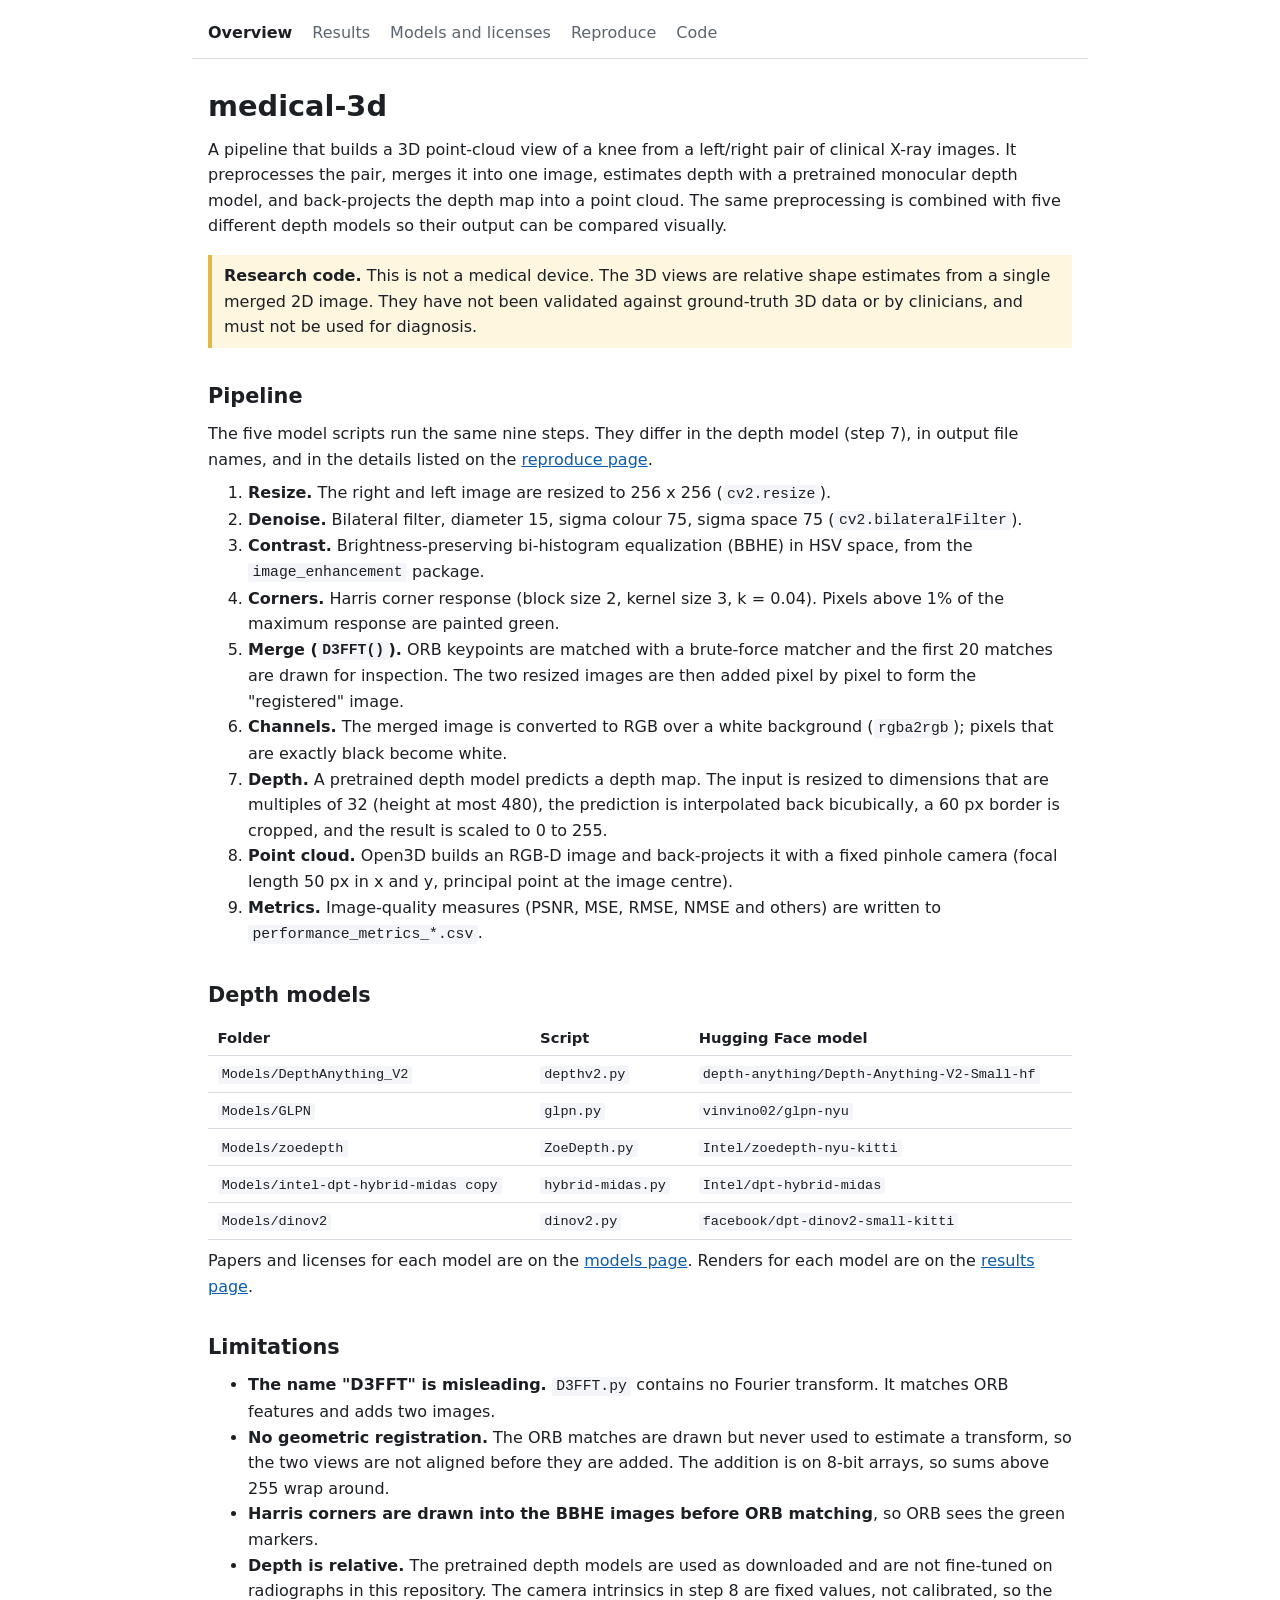
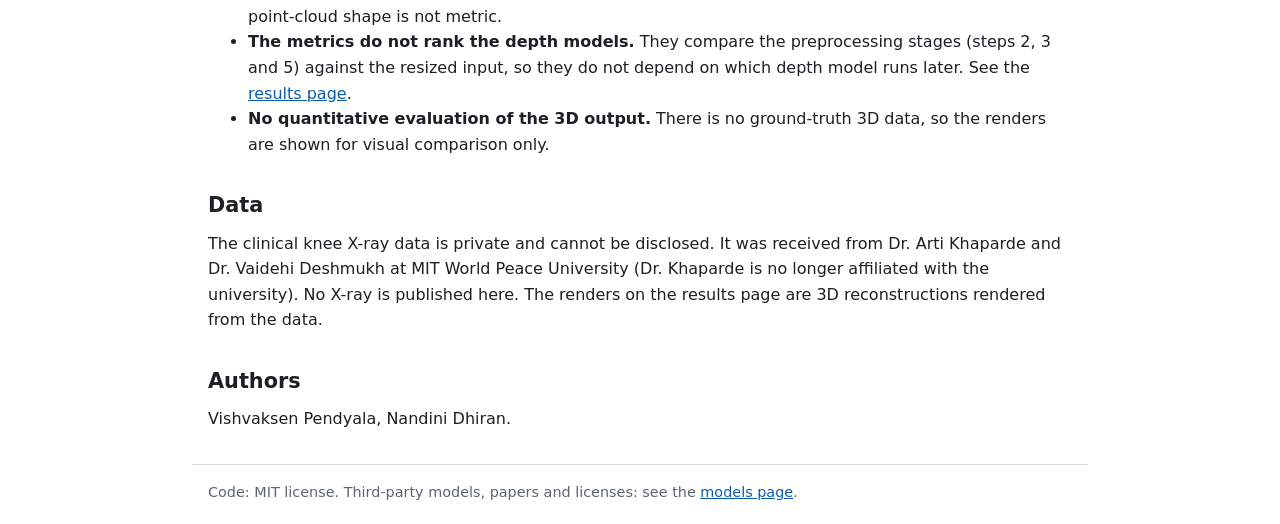
<file: docs/index.html>
<!doctype html>
<html lang="en">
<head>
<meta charset="utf-8">
<meta name="viewport" content="width=device-width, initial-scale=1">
<title>medical-3d</title>
<meta name="description" content="3D point-cloud views of a knee from a left/right X-ray pair using pretrained monocular depth models.">
<link rel="stylesheet" href="assets/style.css">
</head>
<body>
<header>
<nav>
  <a href="index.html" aria-current="page">Overview</a>
  <a href="results.html">Results</a>
  <a href="models.html">Models and licenses</a>
  <a href="reproduce.html">Reproduce</a>
  <a href="https://github.com/Vishvak12/medical-3d">Code</a>
</nav>
</header>
<main>
<h1>medical-3d</h1>
<p>A pipeline that builds a 3D point-cloud view of a knee from a left/right pair of clinical X-ray images. It preprocesses the pair, merges it into one image, estimates depth with a pretrained monocular depth model, and back-projects the depth map into a point cloud. The same preprocessing is combined with five different depth models so their output can be compared visually.</p>

<div class="note">
<strong>Research code.</strong> This is not a medical device. The 3D views are relative shape estimates from a single merged 2D image. They have not been validated against ground-truth 3D data or by clinicians, and must not be used for diagnosis.
</div>

<h2 id="pipeline">Pipeline</h2>
<p>The five model scripts run the same nine steps. They differ in the depth model (step 7), in output file names, and in the details listed on the <a href="reproduce.html#caveats">reproduce page</a>.</p>
<ol>
  <li><strong>Resize.</strong> The right and left image are resized to 256 x 256 (<code>cv2.resize</code>).</li>
  <li><strong>Denoise.</strong> Bilateral filter, diameter 15, sigma colour 75, sigma space 75 (<code>cv2.bilateralFilter</code>).</li>
  <li><strong>Contrast.</strong> Brightness-preserving bi-histogram equalization (BBHE) in HSV space, from the <code>image_enhancement</code> package.</li>
  <li><strong>Corners.</strong> Harris corner response (block size 2, kernel size 3, k = 0.04). Pixels above 1% of the maximum response are painted green.</li>
  <li><strong>Merge (<code>D3FFT()</code>).</strong> ORB keypoints are matched with a brute-force matcher and the first 20 matches are drawn for inspection. The two resized images are then added pixel by pixel to form the "registered" image.</li>
  <li><strong>Channels.</strong> The merged image is converted to RGB over a white background (<code>rgba2rgb</code>); pixels that are exactly black become white.</li>
  <li><strong>Depth.</strong> A pretrained depth model predicts a depth map. The input is resized to dimensions that are multiples of 32 (height at most 480), the prediction is interpolated back bicubically, a 60 px border is cropped, and the result is scaled to 0 to 255.</li>
  <li><strong>Point cloud.</strong> Open3D builds an RGB-D image and back-projects it with a fixed pinhole camera (focal length 50 px in x and y, principal point at the image centre).</li>
  <li><strong>Metrics.</strong> Image-quality measures (PSNR, MSE, RMSE, NMSE and others) are written to <code>performance_metrics_*.csv</code>.</li>
</ol>

<h2 id="models">Depth models</h2>
<div class="scroll">
<table>
<thead><tr><th>Folder</th><th>Script</th><th>Hugging Face model</th></tr></thead>
<tbody>
<tr><td><code>Models/DepthAnything_V2</code></td><td><code>depthv2.py</code></td><td><code>depth-anything/Depth-Anything-V2-Small-hf</code></td></tr>
<tr><td><code>Models/GLPN</code></td><td><code>glpn.py</code></td><td><code>vinvino02/glpn-nyu</code></td></tr>
<tr><td><code>Models/zoedepth</code></td><td><code>ZoeDepth.py</code></td><td><code>Intel/zoedepth-nyu-kitti</code></td></tr>
<tr><td><code>Models/intel-dpt-hybrid-midas copy</code></td><td><code>hybrid-midas.py</code></td><td><code>Intel/dpt-hybrid-midas</code></td></tr>
<tr><td><code>Models/dinov2</code></td><td><code>dinov2.py</code></td><td><code>facebook/dpt-dinov2-small-kitti</code></td></tr>
</tbody>
</table>
</div>
<p>Papers and licenses for each model are on the <a href="models.html">models page</a>. Renders for each model are on the <a href="results.html">results page</a>.</p>

<h2 id="limitations">Limitations</h2>
<ul>
  <li><strong>The name "D3FFT" is misleading.</strong> <code>D3FFT.py</code> contains no Fourier transform. It matches ORB features and adds two images.</li>
  <li><strong>No geometric registration.</strong> The ORB matches are drawn but never used to estimate a transform, so the two views are not aligned before they are added. The addition is on 8-bit arrays, so sums above 255 wrap around.</li>
  <li><strong>Harris corners are drawn into the BBHE images before ORB matching</strong>, so ORB sees the green markers.</li>
  <li><strong>Depth is relative.</strong> The pretrained depth models are used as downloaded and are not fine-tuned on radiographs in this repository. The camera intrinsics in step 8 are fixed values, not calibrated, so the point-cloud shape is not metric.</li>
  <li><strong>The metrics do not rank the depth models.</strong> They compare the preprocessing stages (steps 2, 3 and 5) against the resized input, so they do not depend on which depth model runs later. See the <a href="results.html#metrics">results page</a>.</li>
  <li><strong>No quantitative evaluation of the 3D output.</strong> There is no ground-truth 3D data, so the renders are shown for visual comparison only.</li>
</ul>

<h2 id="data">Data</h2>
<p>The clinical knee X-ray data is private and cannot be disclosed. It was received from Dr. Arti Khaparde and Dr. Vaidehi Deshmukh at MIT World Peace University (Dr. Khaparde is no longer affiliated with the university). No X-ray is published here. The renders on the results page are 3D reconstructions rendered from the data.</p>

<h2 id="authors">Authors</h2>
<p>Vishvaksen Pendyala, Nandini Dhiran.</p>
</main>
<footer>
Code: MIT license. Third-party models, papers and licenses: see the <a href="models.html">models page</a>.
</footer>
</body>
</html>
</file>
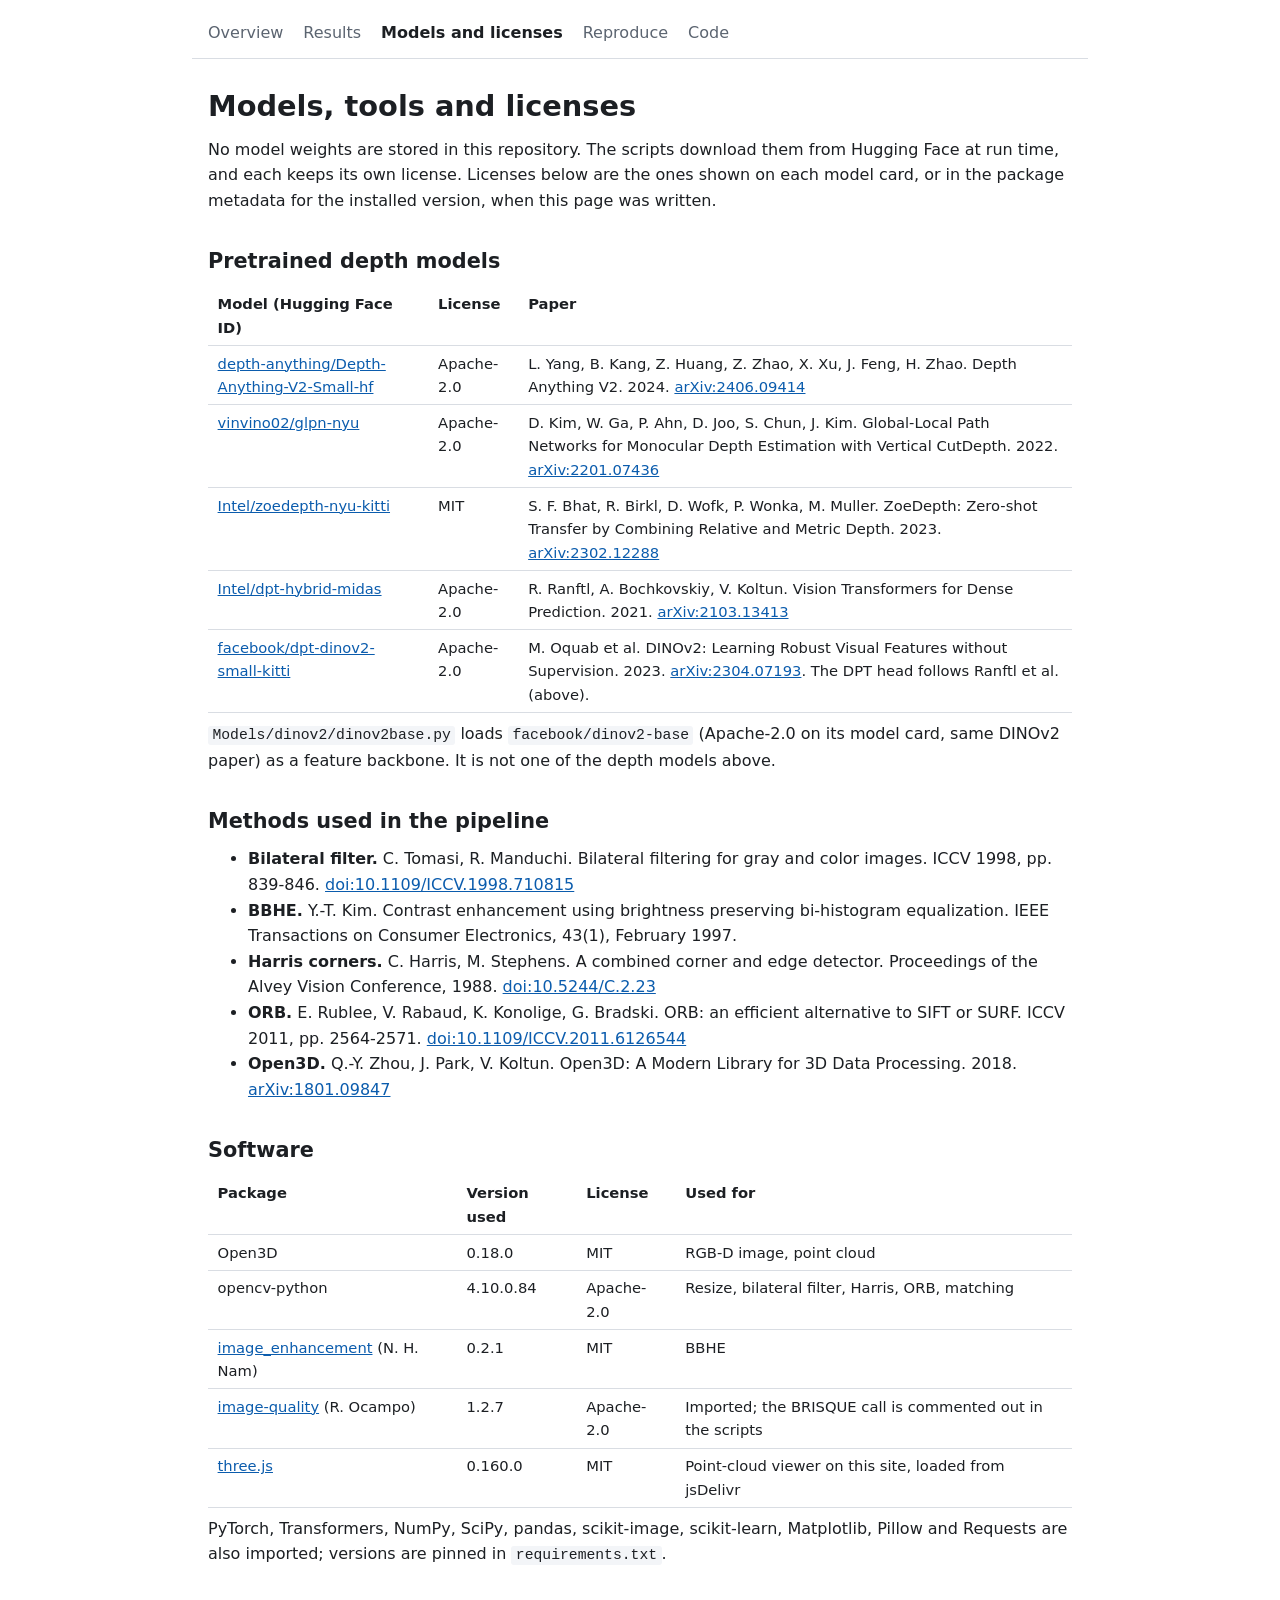
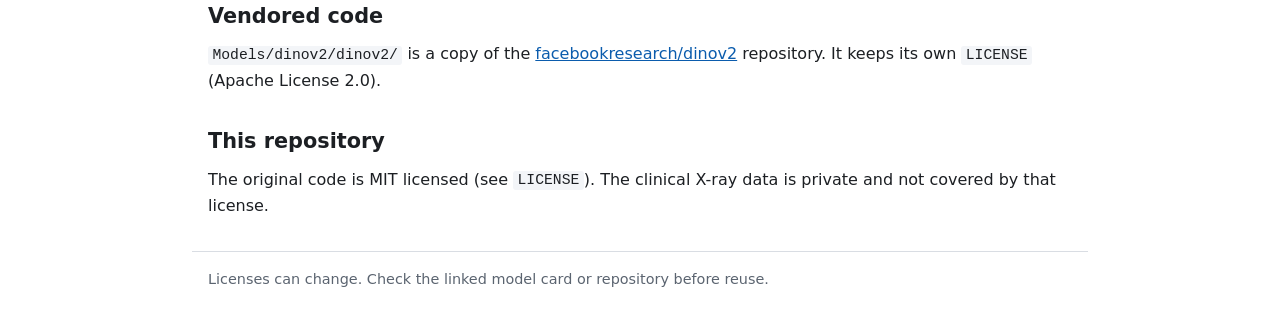
<file: docs/models.html>
<!doctype html>
<html lang="en">
<head>
<meta charset="utf-8">
<meta name="viewport" content="width=device-width, initial-scale=1">
<title>Models and licenses - medical-3d</title>
<meta name="description" content="Pretrained models, papers, tools and licenses used by medical-3d.">
<link rel="stylesheet" href="assets/style.css">
</head>
<body>
<header>
<nav>
  <a href="index.html">Overview</a>
  <a href="results.html">Results</a>
  <a href="models.html" aria-current="page">Models and licenses</a>
  <a href="reproduce.html">Reproduce</a>
  <a href="https://github.com/Vishvak12/medical-3d">Code</a>
</nav>
</header>
<main>
<h1>Models, tools and licenses</h1>
<p>No model weights are stored in this repository. The scripts download them from Hugging Face at run time, and each keeps its own license. Licenses below are the ones shown on each model card, or in the package metadata for the installed version, when this page was written.</p>

<h2 id="depth-models">Pretrained depth models</h2>
<div class="scroll">
<table>
<thead><tr><th>Model (Hugging Face ID)</th><th>License</th><th>Paper</th></tr></thead>
<tbody>
<tr>
  <td><a href="https://huggingface.co/depth-anything/Depth-Anything-V2-Small-hf">depth-anything/Depth-Anything-V2-Small-hf</a></td>
  <td>Apache-2.0</td>
  <td>L. Yang, B. Kang, Z. Huang, Z. Zhao, X. Xu, J. Feng, H. Zhao. Depth Anything V2. 2024. <a href="https://arxiv.org/abs/2406.09414">arXiv:2406.09414</a></td>
</tr>
<tr>
  <td><a href="https://huggingface.co/vinvino02/glpn-nyu">vinvino02/glpn-nyu</a></td>
  <td>Apache-2.0</td>
  <td>D. Kim, W. Ga, P. Ahn, D. Joo, S. Chun, J. Kim. Global-Local Path Networks for Monocular Depth Estimation with Vertical CutDepth. 2022. <a href="https://arxiv.org/abs/2201.07436">arXiv:2201.07436</a></td>
</tr>
<tr>
  <td><a href="https://huggingface.co/Intel/zoedepth-nyu-kitti">Intel/zoedepth-nyu-kitti</a></td>
  <td>MIT</td>
  <td>S. F. Bhat, R. Birkl, D. Wofk, P. Wonka, M. Muller. ZoeDepth: Zero-shot Transfer by Combining Relative and Metric Depth. 2023. <a href="https://arxiv.org/abs/2302.12288">arXiv:2302.12288</a></td>
</tr>
<tr>
  <td><a href="https://huggingface.co/Intel/dpt-hybrid-midas">Intel/dpt-hybrid-midas</a></td>
  <td>Apache-2.0</td>
  <td>R. Ranftl, A. Bochkovskiy, V. Koltun. Vision Transformers for Dense Prediction. 2021. <a href="https://arxiv.org/abs/2103.13413">arXiv:2103.13413</a></td>
</tr>
<tr>
  <td><a href="https://huggingface.co/facebook/dpt-dinov2-small-kitti">facebook/dpt-dinov2-small-kitti</a></td>
  <td>Apache-2.0</td>
  <td>M. Oquab et al. DINOv2: Learning Robust Visual Features without Supervision. 2023. <a href="https://arxiv.org/abs/2304.07193">arXiv:2304.07193</a>. The DPT head follows Ranftl et al. (above).</td>
</tr>
</tbody>
</table>
</div>
<p><code>Models/dinov2/dinov2base.py</code> loads <code>facebook/dinov2-base</code> (Apache-2.0 on its model card, same DINOv2 paper) as a feature backbone. It is not one of the depth models above.</p>

<h2 id="methods">Methods used in the pipeline</h2>
<ul>
  <li><strong>Bilateral filter.</strong> C. Tomasi, R. Manduchi. Bilateral filtering for gray and color images. ICCV 1998, pp. 839-846. <a href="https://doi.org/10.1109/ICCV.1998.710815">doi:10.1109/ICCV.1998.710815</a></li>
  <li><strong>BBHE.</strong> Y.-T. Kim. Contrast enhancement using brightness preserving bi-histogram equalization. IEEE Transactions on Consumer Electronics, 43(1), February 1997.</li>
  <li><strong>Harris corners.</strong> C. Harris, M. Stephens. A combined corner and edge detector. Proceedings of the Alvey Vision Conference, 1988. <a href="https://doi.org/10.5244/C.2.23">doi:10.5244/C.2.23</a></li>
  <li><strong>ORB.</strong> E. Rublee, V. Rabaud, K. Konolige, G. Bradski. ORB: an efficient alternative to SIFT or SURF. ICCV 2011, pp. 2564-2571. <a href="https://doi.org/10.1109/ICCV.2011.6126544">doi:10.1109/ICCV.2011.6126544</a></li>
  <li><strong>Open3D.</strong> Q.-Y. Zhou, J. Park, V. Koltun. Open3D: A Modern Library for 3D Data Processing. 2018. <a href="https://arxiv.org/abs/1801.09847">arXiv:1801.09847</a></li>
</ul>

<h2 id="software">Software</h2>
<div class="scroll">
<table>
<thead><tr><th>Package</th><th>Version used</th><th>License</th><th>Used for</th></tr></thead>
<tbody>
<tr><td>Open3D</td><td>0.18.0</td><td>MIT</td><td>RGB-D image, point cloud</td></tr>
<tr><td>opencv-python</td><td>4.10.0.84</td><td>Apache-2.0</td><td>Resize, bilateral filter, Harris, ORB, matching</td></tr>
<tr><td><a href="https://github.com/Nguyen-Hoang-Nam/image-enhancement">image_enhancement</a> (N. H. Nam)</td><td>0.2.1</td><td>MIT</td><td>BBHE</td></tr>
<tr><td><a href="https://github.com/ocampor/image-quality">image-quality</a> (R. Ocampo)</td><td>1.2.7</td><td>Apache-2.0</td><td>Imported; the BRISQUE call is commented out in the scripts</td></tr>
<tr><td><a href="https://threejs.org/">three.js</a></td><td>0.160.0</td><td>MIT</td><td>Point-cloud viewer on this site, loaded from jsDelivr</td></tr>
</tbody>
</table>
</div>
<p>PyTorch, Transformers, NumPy, SciPy, pandas, scikit-image, scikit-learn, Matplotlib, Pillow and Requests are also imported; versions are pinned in <code>requirements.txt</code>.</p>

<h2 id="vendored">Vendored code</h2>
<p><code>Models/dinov2/dinov2/</code> is a copy of the <a href="https://github.com/facebookresearch/dinov2">facebookresearch/dinov2</a> repository. It keeps its own <code>LICENSE</code> (Apache License 2.0).</p>

<h2 id="this-repo">This repository</h2>
<p>The original code is MIT licensed (see <code>LICENSE</code>). The clinical X-ray data is private and not covered by that license.</p>
</main>
<footer>
Licenses can change. Check the linked model card or repository before reuse.
</footer>
</body>
</html>
</file>
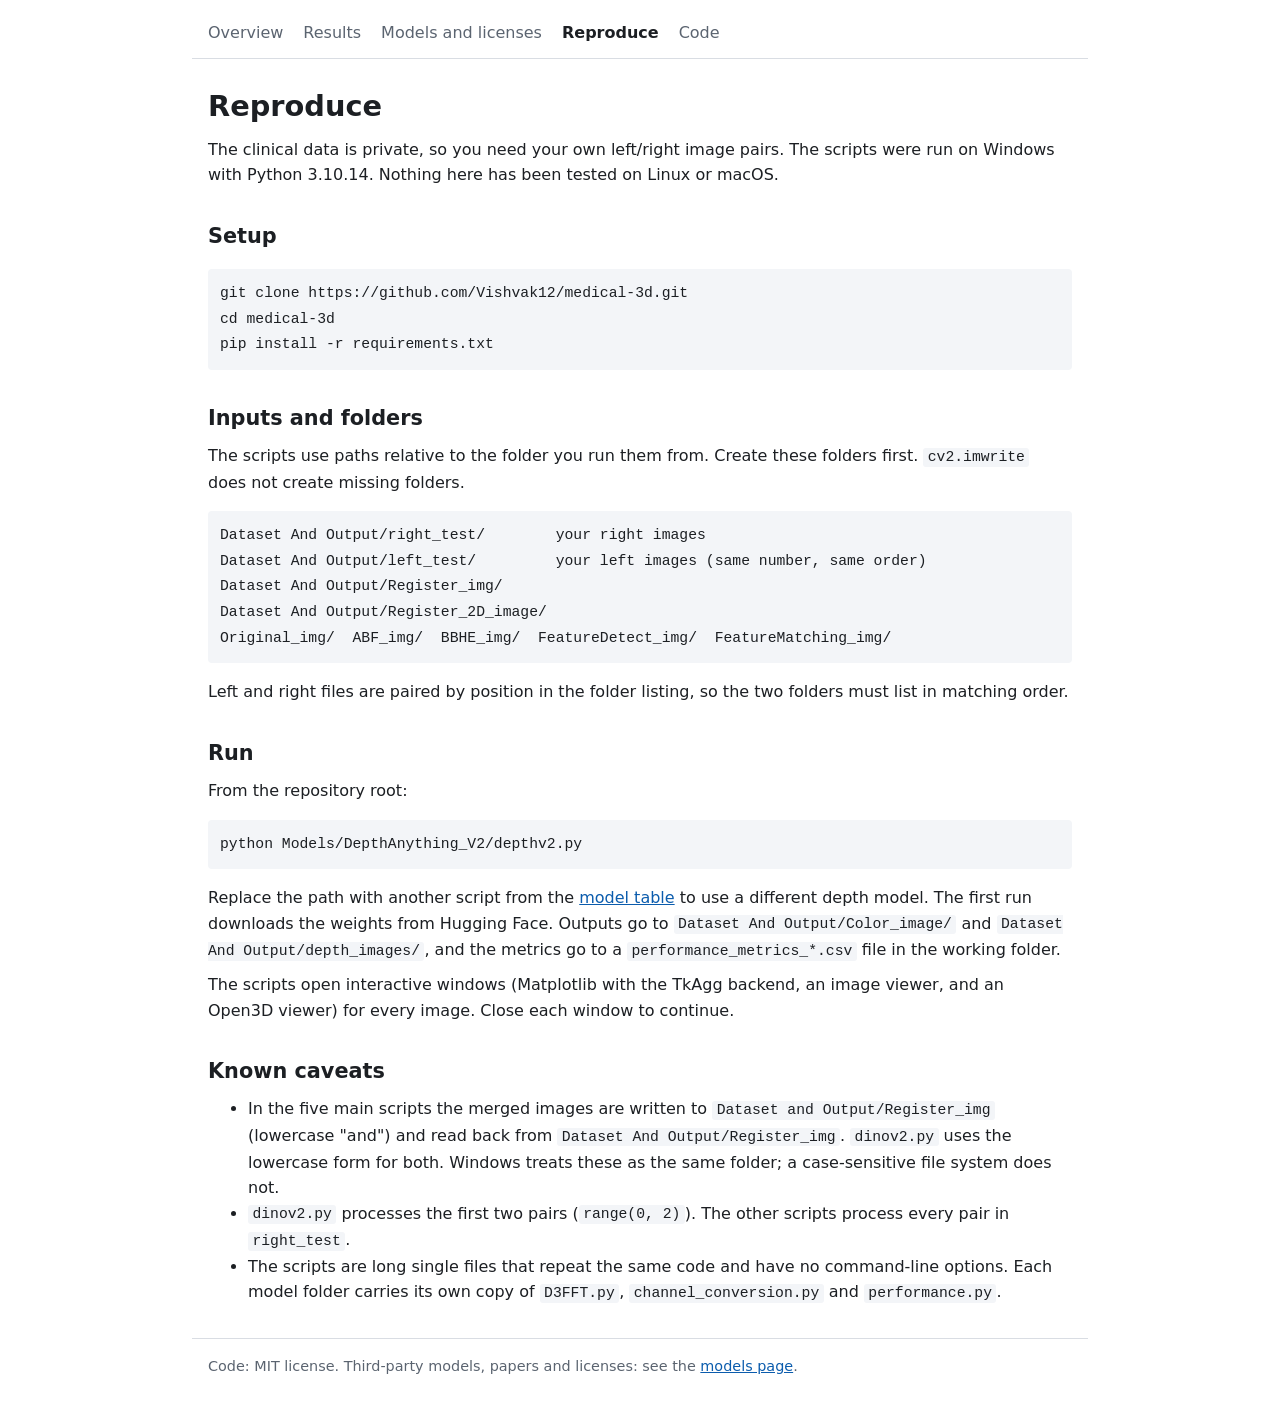
<file: docs/reproduce.html>
<!doctype html>
<html lang="en">
<head>
<meta charset="utf-8">
<meta name="viewport" content="width=device-width, initial-scale=1">
<title>Reproduce - medical-3d</title>
<meta name="description" content="How to run the medical-3d scripts on your own left/right image pairs.">
<link rel="stylesheet" href="assets/style.css">
</head>
<body>
<header>
<nav>
  <a href="index.html">Overview</a>
  <a href="results.html">Results</a>
  <a href="models.html">Models and licenses</a>
  <a href="reproduce.html" aria-current="page">Reproduce</a>
  <a href="https://github.com/Vishvak12/medical-3d">Code</a>
</nav>
</header>
<main>
<h1>Reproduce</h1>
<p>The clinical data is private, so you need your own left/right image pairs. The scripts were run on Windows with Python 3.10.14. Nothing here has been tested on Linux or macOS.</p>

<h2 id="setup">Setup</h2>
<pre><code>git clone https://github.com/Vishvak12/medical-3d.git
cd medical-3d
pip install -r requirements.txt</code></pre>

<h2 id="inputs">Inputs and folders</h2>
<p>The scripts use paths relative to the folder you run them from. Create these folders first. <code>cv2.imwrite</code> does not create missing folders.</p>
<pre><code>Dataset And Output/right_test/        your right images
Dataset And Output/left_test/         your left images (same number, same order)
Dataset And Output/Register_img/
Dataset And Output/Register_2D_image/
Original_img/  ABF_img/  BBHE_img/  FeatureDetect_img/  FeatureMatching_img/</code></pre>
<p>Left and right files are paired by position in the folder listing, so the two folders must list in matching order.</p>

<h2 id="run">Run</h2>
<p>From the repository root:</p>
<pre><code>python Models/DepthAnything_V2/depthv2.py</code></pre>
<p>Replace the path with another script from the <a href="index.html#models">model table</a> to use a different depth model. The first run downloads the weights from Hugging Face. Outputs go to <code>Dataset And Output/Color_image/</code> and <code>Dataset And Output/depth_images/</code>, and the metrics go to a <code>performance_metrics_*.csv</code> file in the working folder.</p>
<p>The scripts open interactive windows (Matplotlib with the TkAgg backend, an image viewer, and an Open3D viewer) for every image. Close each window to continue.</p>

<h2 id="caveats">Known caveats</h2>
<ul>
  <li>In the five main scripts the merged images are written to <code>Dataset and Output/Register_img</code> (lowercase "and") and read back from <code>Dataset And Output/Register_img</code>. <code>dinov2.py</code> uses the lowercase form for both. Windows treats these as the same folder; a case-sensitive file system does not.</li>
  <li><code>dinov2.py</code> processes the first two pairs (<code>range(0, 2)</code>). The other scripts process every pair in <code>right_test</code>.</li>
  <li>The scripts are long single files that repeat the same code and have no command-line options. Each model folder carries its own copy of <code>D3FFT.py</code>, <code>channel_conversion.py</code> and <code>performance.py</code>.</li>
</ul>
</main>
<footer>
Code: MIT license. Third-party models, papers and licenses: see the <a href="models.html">models page</a>.
</footer>
</body>
</html>
</file>
<file: docs/assets/style.css>
:root {
  --bg: #ffffff;
  --fg: #1c1f23;
  --muted: #5b6470;
  --line: #d9dde3;
  --accent: #0b5cad;
  --code-bg: #f3f5f8;
  --note-bg: #fff6e0;
  --note-line: #e0b84a;
}
@media (prefers-color-scheme: dark) {
  :root {
    --bg: #14171a;
    --fg: #e6e9ed;
    --muted: #9aa4b0;
    --line: #2d333a;
    --accent: #6cb0ff;
    --code-bg: #1d2227;
    --note-bg: #2a2412;
    --note-line: #8a6d1c;
  }
}
* { box-sizing: border-box; }
body {
  margin: 0;
  background: var(--bg);
  color: var(--fg);
  font: 16px/1.6 system-ui, -apple-system, "Segoe UI", sans-serif;
}
header, main, footer { max-width: 56rem; margin: 0 auto; padding: 0 16px; }
header { padding-top: 1.25rem; padding-bottom: 0.75rem; border-bottom: 1px solid var(--line); }
nav { display: flex; flex-wrap: wrap; gap: 0.25rem 1.25rem; }
nav a { color: var(--muted); text-decoration: none; }
nav a[aria-current="page"] { color: var(--fg); font-weight: 600; }
a { color: var(--accent); }
h1 { font-size: 1.8rem; margin: 1.5rem 0 0.5rem; }
h2 { font-size: 1.3rem; margin: 2rem 0 0.5rem; }
h3 { font-size: 1.05rem; margin: 1.25rem 0 0.25rem; }
p, ul, ol { margin: 0.5rem 0; }
code { background: var(--code-bg); padding: 0.1em 0.3em; border-radius: 3px; font-size: 0.92em; }
pre { background: var(--code-bg); padding: 0.75rem; overflow-x: auto; border-radius: 4px; }
pre code { padding: 0; background: none; }
.note { background: var(--note-bg); border-left: 4px solid var(--note-line); padding: 0.5rem 0.75rem; margin: 1rem 0; }
.scroll { overflow-x: auto; }
table { border-collapse: collapse; width: 100%; font-size: 0.92rem; }
th, td { border-bottom: 1px solid var(--line); padding: 0.35rem 0.6rem; text-align: left; vertical-align: top; }
th { font-weight: 600; }
td.num { text-align: right; font-variant-numeric: tabular-nums; white-space: nowrap; }
.grid { display: grid; grid-template-columns: repeat(auto-fill, minmax(150px, 1fr)); gap: 8px; }
.grid figure { margin: 0; }
.grid img { width: 100%; height: auto; display: block; border: 1px solid var(--line); background: #fff; }
figcaption { font-size: 0.85rem; color: var(--muted); }
#viewer { width: 100%; height: 420px; border: 1px solid var(--line); background: #101214; }
footer { padding-top: 1rem; padding-bottom: 2rem; margin-top: 2rem; border-top: 1px solid var(--line); color: var(--muted); font-size: 0.9rem; }
</file>
